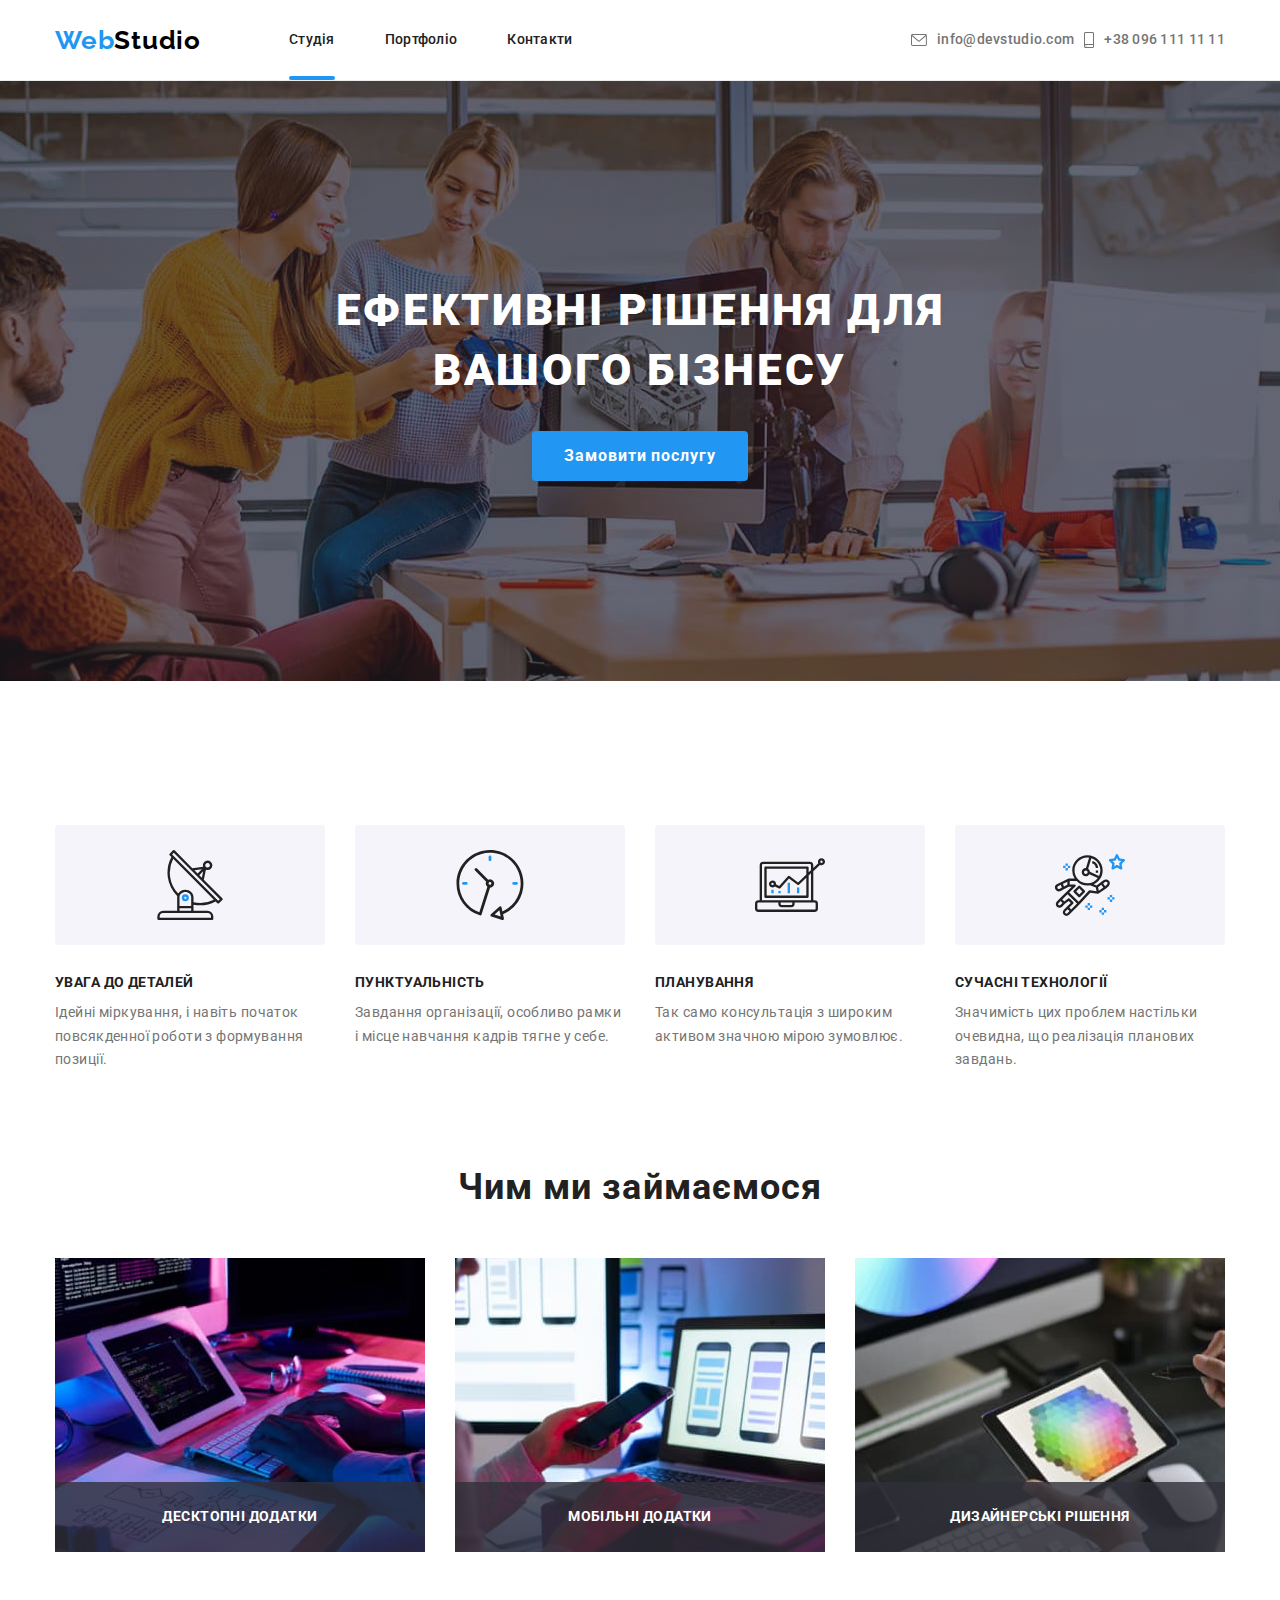
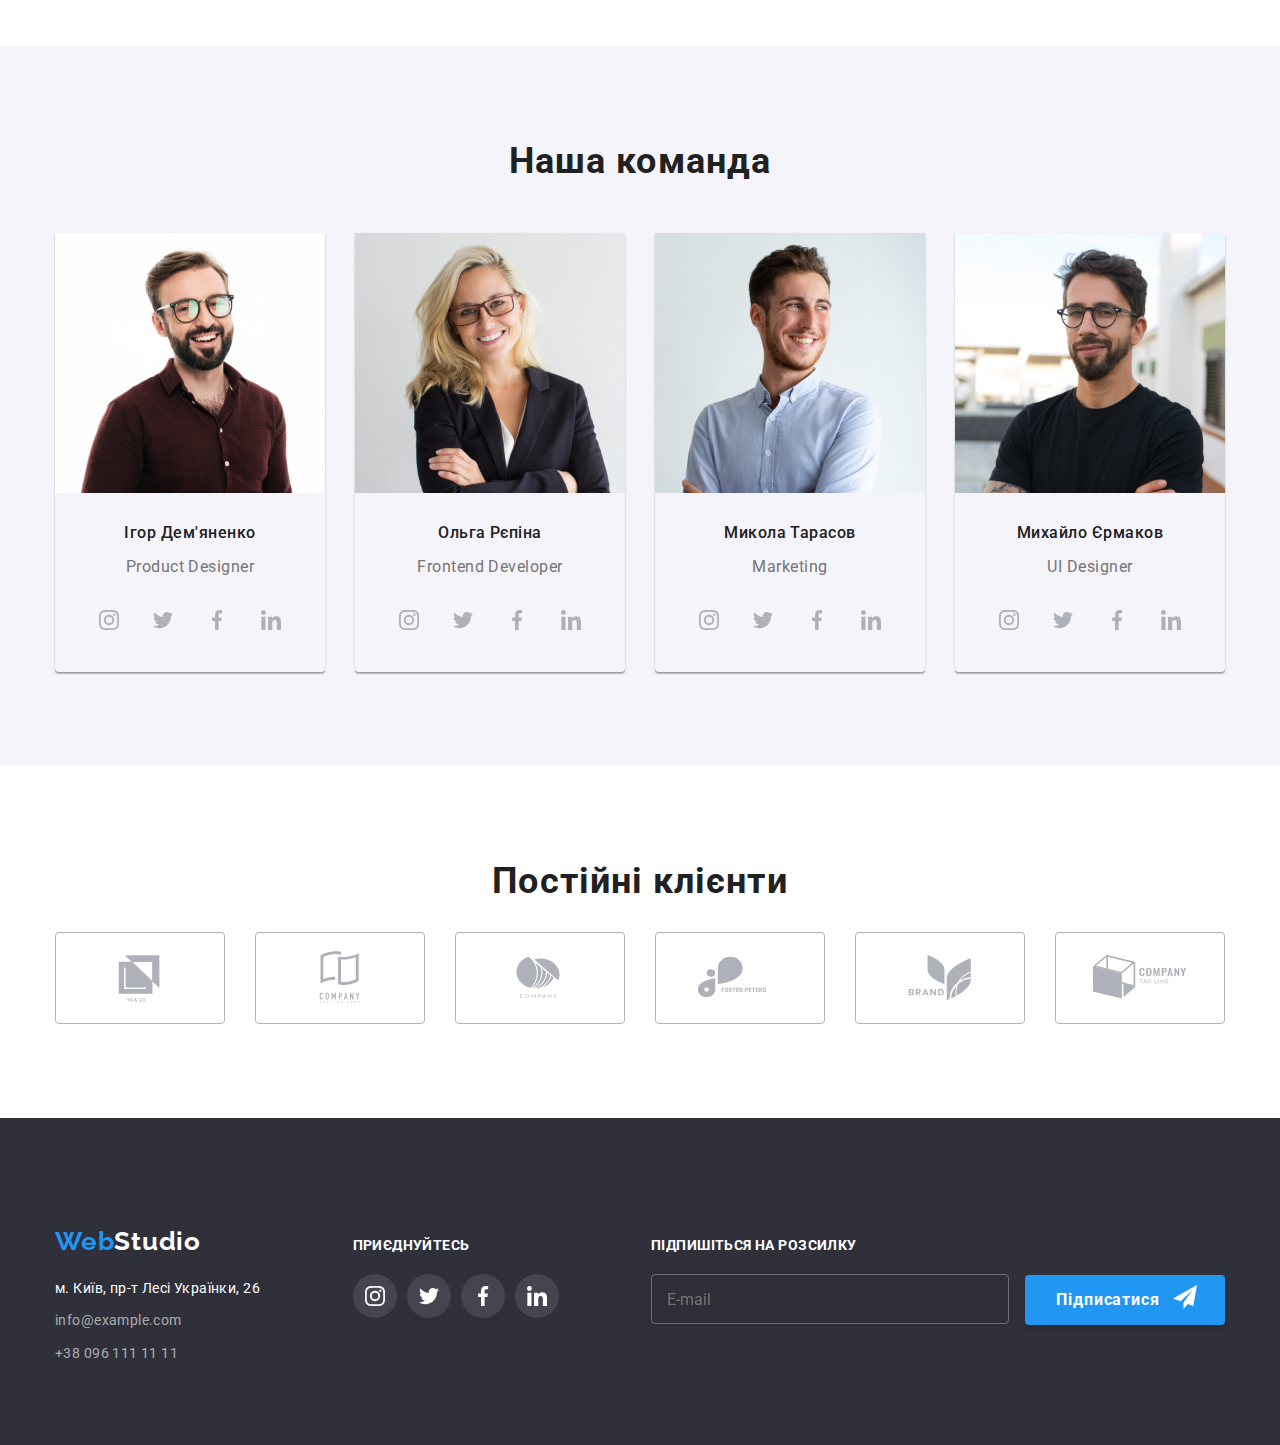
<file: index.html>
<!DOCTYPE html>
<html lang="ru">
  <head>
    <meta charset="UTF-8" />
    <meta http-equiv="X-UA-Compatible" content="IE=edge" />
    <meta name="viewport" content="width=device-width, initial-scale=1.0" />
    <title>Cтудия</title>
    <link rel="preconnect" href="https://fonts.googleapis.com" />
    <link rel="preconnect" href="https://fonts.gstatic.com" crossorigin />
    <link
      href="https://fonts.googleapis.com/css2?family=Raleway:wght@700&family=Roboto:wght@400;500;700;900&display=swap"
      rel="stylesheet"
    />
    <link
      rel="stylesheet"
      href="https://cdnjs.cloudflare.com/ajax/libs/modern-normalize/1.1.0/modern-normalize.min.css"
    />
    <link rel="stylesheet" href="./css/main.min.css" />
  </head>
  <body>
    <header class="header">
      <div class="container header-container">
        <a href="" lang="en" class="logo link"><span class="logo-accent">Web</span>Studio </a>
        <nav class="navigation">
          <ul class="navigation__list list">
            <li class="navigation__item">
              <a href="" class="navigation__link link current">Студія</a>
            </li>
            <li class="navigation__item">
              <a href="./portfolio.html" class="navigation__link link">Портфоліо</a>
            </li>
            <li class="navigation__item">
              <a href="" class="navigation__link link">Контакти</a>
            </li>
          </ul>
        </nav>
        <ul class="side list">
          <li class="side__item">
            <a href="mailto:info@devstudio.com" class="side__link link"
              ><svg class="side__icon" width="16" height="12">
                <use href="./images/icons.svg#icon-envelope"></use>
              </svg>
              info@devstudio.com</a
            >
          </li>
          <li class="side__item">
            <a href="tel:+380961111111" class="side__link link"
              ><svg class="side__icon" width="10" height="16">
                <use href="./images/icons.svg#icon-smartphone"></use>
              </svg>
              +38 096 111 11 11</a
            >
          </li>
        </ul>
        <!--Моб меню-->
        <button class="menu-open" type="button">
          <svg class="menu-icon" width="40" height="40">
            <use href="./images/icons.svg#icon-menu"></use>
          </svg>
        </button>
      </div>
      <div class="mob-menu is-hidden">
        <div class="container">
          <div class="mob-menu-top">
            <button class="menu-close" type="button">
              <svg class="menu-icon" width="40" height="40">
                <use href="./images/icons.svg#icon-closed"></use>
              </svg>
            </button>
            <nav class="mob-menu-nav">
              <ul class="mob-menu-list list">
                <li class="mob-menu-item">
                  <a href="" class="mob-menu-link link current">Студія</a>
                </li>
                <li class="mob-menu-item">
                  <a href="./portfolio.html" class="mob-menu-link link">Портфоліо</a>
                </li>
                <li class="mob-menu-item">
                  <a href="" class="mob-menu-link link">Контакти</a>
                </li>
              </ul>
            </nav>
          </div>
          <div class="mob-menu-bottom">
            <ul class="mob-connect list">
              <li class="mob-connect-tel">
                <a href="tel:+380961111111" class="mob-connect-link link"> +38 096 111 11 11</a>
              </li>
              <li class="mob-connect-mail">
                <a href="mailto:info@devstudio.com" class="mob-connect-link link">
                  info@devstudio.com</a
                >
              </li>
            </ul>
            <ul class="mob-soc-list list">
              <li class="mob-soc-item">
                <a href="" target="_blank" rel="noopener noreferrer nofollow">Instagram</a>
              </li>
              <li class="mob-soc-item">
                <a href="" target="_blank" rel="noopener noreferrer nofollow">Twitter</a>
              </li>
              <li class="mob-soc-item">
                <a href="" target="_blank" rel="noopener noreferrer nofollow">Facebook</a>
              </li>
              <li class="mob-soc-item">
                <a href="" target="_blank" rel="noopener noreferrer nofollow">LinkedIn</a>
              </li>
            </ul>
          </div>
        </div>
      </div>
    </header>
    <main>
      <section class="hero">
        <div class="container">
          <h1 class="hero-title">Ефективні рішення для вашого бізнесу</h1>
          <button type="button" class="hero-btn" data-modal-open>Замовити послугу</button>
        </div>
      </section>
      <!--особливості-->
      <section class="features">
        <div class="container">
          <h2 class="visually-hidden">Особливості</h2>
          <ul class="features__list list">
            <li class="features__item">
              <div class="features__icon-bg">
                <svg class="features__icon" width="70" height="70">
                  <use href="./images/icons.svg#icon-antenna"></use>
                </svg>
              </div>
              <h3 class="features__title">УВАГА ДО ДЕТАЛЕЙ</h3>
              <p class="features__desc">
                Ідейні міркування, і навіть початок повсякденної роботи з формування позиції.
              </p>
            </li>

            <li class="features__item">
              <div class="features__icon-bg">
                <svg class="features__icon" width="70" height="70">
                  <use href="./images/icons.svg#icon-clock"></use>
                </svg>
              </div>
              <h3 class="features__title">ПУНКТУАЛЬНІСТЬ</h3>
              <p class="features__desc">
                Завдання організації, особливо рамки і місце навчання кадрів тягне у себе.
              </p>
            </li>

            <li class="features__item">
              <div class="features__icon-bg">
                <svg class="features__icon" width="70" height="70">
                  <use href="./images/icons.svg#icon-diagram"></use>
                </svg>
              </div>
              <h3 class="features__title">ПЛАНУВАННЯ</h3>
              <p class="features__desc">
                Так само консультація з широким активом значною мірою зумовлює.
              </p>
            </li>

            <li class="features__item">
              <div class="features__icon-bg">
                <svg class="features__icon" width="70" height="70">
                  <use href="./images/icons.svg#icon-astronaut"></use>
                </svg>
              </div>
              <h3 class="features__title">СУЧАСНІ ТЕХНОЛОГІЇ</h3>
              <p class="features__desc">
                Значимість цих проблем настільки очевидна, що реалізація планових завдань.
              </p>
            </li>
          </ul>
        </div>
      </section>
      <!--чим ми займаємось-->
      <section class="doing">
        <div class="container">
          <h2 class="doing__title">Чим ми займаємося</h2>
          <ul class="doing__list list">
            <li class="doing__item">
              <div class="doing__top-wrap">
                <img
                  srcset="./images/box1.jpg 1x, ./images/box1-desktop-2x.jpeg 2x"
                  src="./images/box1.jpg"
                  alt="на клавиатуре набирают код перед планшетом"
                  width="370"
                  height="294"
                />
                <p class="doing__top-text">Десктопні додатки</p>
              </div>
            </li>
            <li class="doing__item">
              <div class="doing__top-wrap">
                <img
                  srcset="./images/box2.jpg 1x, ./images/box2-desktop-2x.jpeg 2x"
                  src="./images/box2.jpg"
                  alt="в левой руке смартфон, правая рука печатает на клавиатуре"
                  width="370"
                  height="294"
                />
                <p class="doing__top-text">Мобільні додатки</p>
              </div>
            </li>
            <li class="doing__item">
              <div class="doing__top-wrap">
                <img
                  srcset="./images/box3.jpg 1x, ./images/box3-desktop-2x.jpeg 2x"
                  src="./images/box3.jpg"
                  alt="цветовая схема в виде сот на планшете"
                  width="370"
                  height="294"
                />
                <p class="doing__top-text">Дизайнерські рішення</p>
              </div>
            </li>
          </ul>
        </div>
      </section>
      <!--наша команда-->
      <section class="team">
        <div class="container team__container">
          <h2 class="team__title">Наша команда</h2>
          <ul class="team__list list">
            <li class="team__item">
              <picture>
                <source
                  srcset="./images/igor.jpg 1x, ./images/img1-desktop-2x.jpeg 2x"
                  media="(min-width: 1200px)"
                />
                <source
                  srcset="./images/img1-tablet-1x.jpg 1x, ./images/img1-tablet-2x.jpeg 2x"
                  media="(min-width: 768px)"
                />
                <source
                  srcset="./images/img1-mobile-1x.jpg 1x, ./images/img1-mobile-2x.jpeg 2x"
                  media="(max-width: 767px)"
                />
                <img src="./images/igor.jpg" alt="Ігор Дем'яненко" />
              </picture>

              <div class="team__content">
                <h3 class="team__name">Ігор Дем'яненко</h3>
                <p lang="en" class="team__desc">Product Designer</p>
                <ul class="soc list">
                  <li class="soc__item">
                    <a href="" class="soc__link">
                      <svg class="soc__icon" width="20" height="20">
                        <use href="./images/icons.svg#icon-instagram"></use>
                      </svg>
                    </a>
                  </li>
                  <li class="soc__item">
                    <a href="" class="soc__link">
                      <svg class="soc-icon" width="20" height="20">
                        <use href="./images/icons.svg#icon-twitter"></use>
                      </svg>
                    </a>
                  </li>
                  <li class="soc__item">
                    <a href="" class="soc__link">
                      <svg class="soc__icon" width="20" height="20">
                        <use href="./images/icons.svg#icon-facebook"></use>
                      </svg>
                    </a>
                  </li>
                  <li class="soc__item">
                    <a href="" class="soc__link">
                      <svg class="soc__icon" width="20" height="20">
                        <use href="./images/icons.svg#icon-linkedin"></use>
                      </svg>
                    </a>
                  </li>
                </ul>
              </div>
            </li>

            <li class="team__item">
              <picture>
                <source
                  srcset="./images/olga.jpg 1x, ./images/img2-desktop-2x.jpeg 2x"
                  media="(min-width: 1200px)"
                />
                <source
                  srcset="./images/img2-tablet-1x.jpg 1x, ./images/img2-tablet-2x.jpeg 2x"
                  media="(min-width: 768px)"
                />
                <source
                  srcset="./images/img2-mobile-1x.jpg 1x, ./images/img2-mobile-2x.jpeg 2x"
                  media="(max-width: 767px)"
                />
                <img src="./images/olga.jpg" alt="Ольга Рєпіна" />
              </picture>

              <div class="team__content">
                <h3 class="team__name">Ольга Рєпіна</h3>
                <p lang="en" class="team__desc">Frontend Developer</p>
                <ul class="soc list">
                  <li class="soc__item">
                    <a href="" class="soc__link">
                      <svg class="soc__icon" width="20" height="20">
                        <use href="./images/icons.svg#icon-instagram"></use>
                      </svg>
                    </a>
                  </li>
                  <li class="soc__item">
                    <a href="" class="soc__link">
                      <svg class="soc__icon" width="20" height="20">
                        <use href="./images/icons.svg#icon-twitter"></use>
                      </svg>
                    </a>
                  </li>
                  <li class="soc__item">
                    <a href="" class="soc__link">
                      <svg class="soc__icon" width="20" height="20">
                        <use href="./images/icons.svg#icon-facebook"></use>
                      </svg>
                    </a>
                  </li>
                  <li class="soc__item">
                    <a href="" class="soc__link">
                      <svg class="soc__icon" width="20" height="20">
                        <use href="./images/icons.svg#icon-linkedin"></use>
                      </svg>
                    </a>
                  </li>
                </ul>
              </div>
            </li>

            <li class="team__item">
              <picture>
                <source
                  srcset="./images/nikolay.jpg 1x, ./images/img3-desktop-2x.jpeg 2x"
                  media="(min-width: 1200px)"
                />
                <source
                  srcset="./images/img3-tablet-1x.jpg 1x, ./images/img3-tablet-2x.jpeg 2x"
                  media="(min-width: 768px)"
                />
                <source
                  srcset="./images/img3-mobile-1x.jpg 1x, ./images/img3-mobile-2x.jpeg 2x"
                  media="(max-width: 767px)"
                />
                <img src="./images/nikolay.jpg" alt="Микола Тарасов" />
              </picture>

              <div class="team__content">
                <h3 class="team__name">Микола Тарасов</h3>
                <p lang="en" class="team__desc">Marketing</p>
                <ul class="soc list">
                  <li class="soc__item">
                    <a href="" class="soc__link">
                      <svg class="soc__icon" width="20" height="20">
                        <use href="./images/icons.svg#icon-instagram"></use>
                      </svg>
                    </a>
                  </li>
                  <li class="soc__item">
                    <a href="" class="soc__link">
                      <svg class="soc__icon" width="20" height="20">
                        <use href="./images/icons.svg#icon-twitter"></use>
                      </svg>
                    </a>
                  </li>
                  <li class="soc__item">
                    <a href="" class="soc__link">
                      <svg class="soc__icon" width="20" height="20">
                        <use href="./images/icons.svg#icon-facebook"></use>
                      </svg>
                    </a>
                  </li>
                  <li class="soc__item">
                    <a href="" class="soc__link">
                      <svg class="soc__icon" width="20" height="20">
                        <use href="./images/icons.svg#icon-linkedin"></use>
                      </svg>
                    </a>
                  </li>
                </ul>
              </div>
            </li>

            <li class="team__item">
              <picture>
                <source
                  srcset="./images/mikhael.jpg 1x, ./images/img4-desktop-2x.jpeg 2x"
                  media="(min-width: 1200px)"
                />
                <source
                  srcset="./images/img4-tablet-1x.jpg 1x, ./images/img4-tablet-2x.jpeg 2x"
                  media="(min-width: 768px)"
                />
                <source
                  srcset="./images/img4-mobile-1x.jpg 1x, ./images/img4-mobile-2x.jpeg 2x"
                  media="(max-width: 767px)"
                />
                <img src="./images/mikhael.jpg" alt="Михайло Єрмаков" />
              </picture>

              <div class="team__content">
                <h3 class="team__name">Михайло Єрмаков</h3>
                <p lang="en" class="team__desc">UI Designer</p>
                <ul class="soc list">
                  <li class="soc__item">
                    <a href="" class="soc__link">
                      <svg class="soc__icon" width="20" height="20">
                        <use href="./images/icons.svg#icon-instagram"></use>
                      </svg>
                    </a>
                  </li>
                  <li class="soc__item">
                    <a href="" class="soc__link">
                      <svg class="soc__icon" width="20" height="20">
                        <use href="./images/icons.svg#icon-twitter"></use>
                      </svg>
                    </a>
                  </li>
                  <li class="soc__item">
                    <a href="" class="soc__link">
                      <svg class="soc__icon" width="20" height="20">
                        <use href="./images/icons.svg#icon-facebook"></use>
                      </svg>
                    </a>
                  </li>
                  <li class="soc__item">
                    <a href="" class="soc__link">
                      <svg class="soc__icon" width="20" height="20">
                        <use href="./images/icons.svg#icon-linkedin"></use>
                      </svg>
                    </a>
                  </li>
                </ul>
              </div>
            </li>
          </ul>
        </div>
      </section>
      <section class="clients">
        <div class="container">
          <h2 class="clients__title">Постійні клієнти</h2>
          <ul class="clients__list list">
            <li class="clients__item">
              <a href="" class="clients__link link">
                <svg class="clients__icon" width="106" height="60">
                  <use href="./images/icons.svg#icon-logo1"></use>
                </svg>
              </a>
            </li>

            <li class="clients__item item">
              <a href="" class="clients__link">
                <svg class="clients__icon" width="106" height="60">
                  <use href="./images/icons.svg#icon-logo2"></use>
                </svg>
              </a>
            </li>

            <li class="clients__item item">
              <a href="" class="clients__link">
                <svg class="clients__icon" width="106" height="60">
                  <use href="./images/icons.svg#icon-logo3"></use>
                </svg>
              </a>
            </li>

            <li class="clients__item item">
              <a href="" class="clients__link">
                <svg class="clients-icon" width="106" height="60">
                  <use href="./images/icons.svg#icon-logo4"></use>
                </svg>
              </a>
            </li>
            <li class="clients__item item">
              <a href="" class="clients__link">
                <svg class="clients__icon" width="106" height="60">
                  <use href="./images/icons.svg#icon-logo5"></use>
                </svg>
              </a>
            </li>
            <li class="clients__item item">
              <a href="" class="clients__link">
                <svg class="clients__icon" width="106" height="60">
                  <use href="./images/icons.svg#icon-logo6"></use>
                </svg>
              </a>
            </li>
          </ul>
        </div>
      </section>
    </main>
    <footer class="basement">
      <div class="container basement-container">
        <div class="contacts">
          <a href="" lang="en" class="logo-bs link"><span class="logo-accent">Web</span>Studio</a>
          <address>
            <p class="add">м. Київ, пр-т Лесі Українки, 26</p>
            <ul class="basement-list list">
              <li class="basement-item">
                <a href="mailto:info@example.com" class="basement-link link">info@example.com</a>
              </li>
              <li class="basement-item">
                <a href="tel:+380961111111" class="basement-link link">+38 096 111 11 11</a>
              </li>
            </ul>
          </address>
        </div>

        <div class="join">
          <p class="join-title">Приєднуйтесь</p>
          <ul class="join-list list">
            <li class="join-item">
              <a href="" class="join-link">
                <svg class="join-icon" width="20" height="20">
                  <use href="./images/icons.svg#icon-instagram"></use>
                </svg>
              </a>
            </li>

            <li class="join-item">
              <a href="" class="join-link">
                <svg class="join-icon" width="20" height="20">
                  <use href="./images/icons.svg#icon-twitter"></use>
                </svg>
              </a>
            </li>

            <li class="join-item">
              <a href="" class="join-link">
                <svg class="join-icon" width="20" height="20">
                  <use href="./images/icons.svg#icon-facebook"></use>
                </svg>
              </a>
            </li>

            <li class="join-item">
              <a href="" class="join-link">
                <svg class="join-icon" width="20" height="20">
                  <use href="./images/icons.svg#icon-linkedin"></use>
                </svg>
              </a>
            </li>
          </ul>
        </div>

        <div class="sub-field">
          <h2 class="sub-title">Підпишіться на розсилку</h2>
          <div class="subscrip-field">
            <form class="subscrip">
              <input class="subscrip-email" type="email" name="mail" placeholder="E-mail" />

              <button type="submit" class="sub-btn">
                Підписатися
                <svg class="sub-icon" width="24" height="24">
                  <use href="./images/icons.svg#icon-send"></use>
                </svg>
              </button>
            </form>
          </div>
        </div>
      </div>
    </footer>
    <!--Бекдроп і модальне вікно-->
    <div class="backdrop is-hidden" data-modal>
      <div class="modal">
        <button type="button" class="modal-btn" data-modal-close>
          <svg class="icon-close" width="18" height="18">
            <use href="./images/icons.svg#icon-close"></use>
          </svg>
        </button>
        <p class="modal-title">Залиште свої дані, ми вам передзвонимо</p>
        <form class="modal-form">
          <label for="name" class="modal-label">Ім'я</label>
          <div class="modal-field">
            <input type="text" name="name" id="name" class="modal-input" />
            <svg class="modal-icon" width="18" height="18">
              <use href="./images/icons.svg#icon-person"></use>
            </svg>
          </div>

          <label for="tel" class="modal-label">Телефон</label>
          <div class="modal-field">
            <input type="tel" name="tel" id="tel" class="modal-input" />
            <svg class="modal-icon" width="18" height="18">
              <use href="./images/icons.svg#icon-phone"></use>
            </svg>
          </div>

          <label for="mail" class="modal-label">Пошта</label>
          <div class="modal-field">
            <input type="email" name="mail" id="mail" class="modal-input" />
            <svg class="modal-icon" width="18" height="18">
              <use href="./images/icons.svg#icon-email"></use>
            </svg>
          </div>

          <div class="modal-comment">
            <label for="comment" class="modal-label">Коментар</label>
            <textarea
              name="comment"
              id="comment"
              class="modal-text"
              placeholder="Введіть текст"
            ></textarea>
          </div>

          <!--Чекбокс-->
          <div class="chekbox-field">
            <input
              type="checkbox"
              name="checkbox"
              id="checkbox"
              class="checkbox-input visually-hidden"
              value="true"
            />
            <label for="checkbox" class="checkbox-label">
              <span
                ><svg class="checkbox-icon" width="11" height="8">
                  <use href="./images/icons.svg#icon-check"></use>
                </svg>
              </span>
              Погоджуюся з розсилкою та приймаю &nbsp;
              <a href="" class="checkbox-link">Умови договору</a>
            </label>
          </div>

          <button type="submit" class="btn-send">Відправити</button>
        </form>
      </div>
    </div>
    <script src="./js/modal.js"></script>
    <script src="./js/menu.js"></script>
  </body>
</html>
</file>
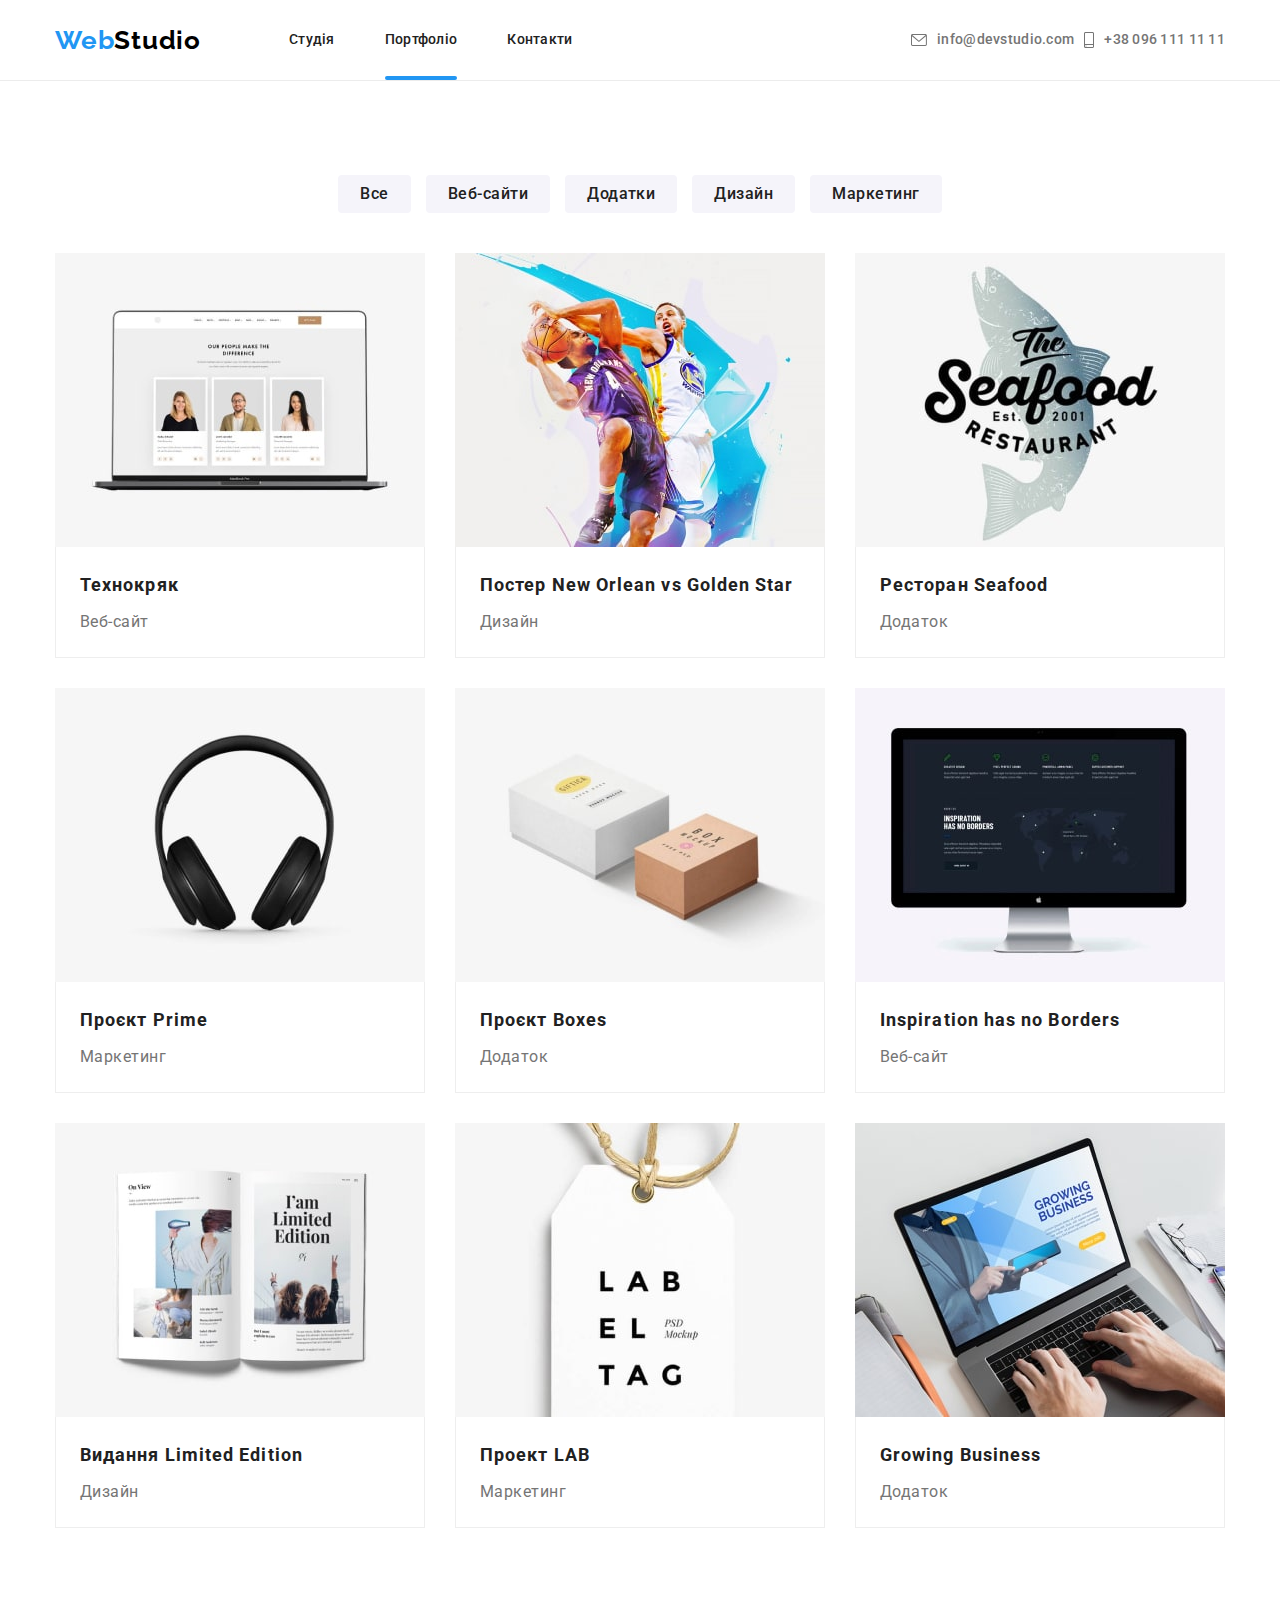
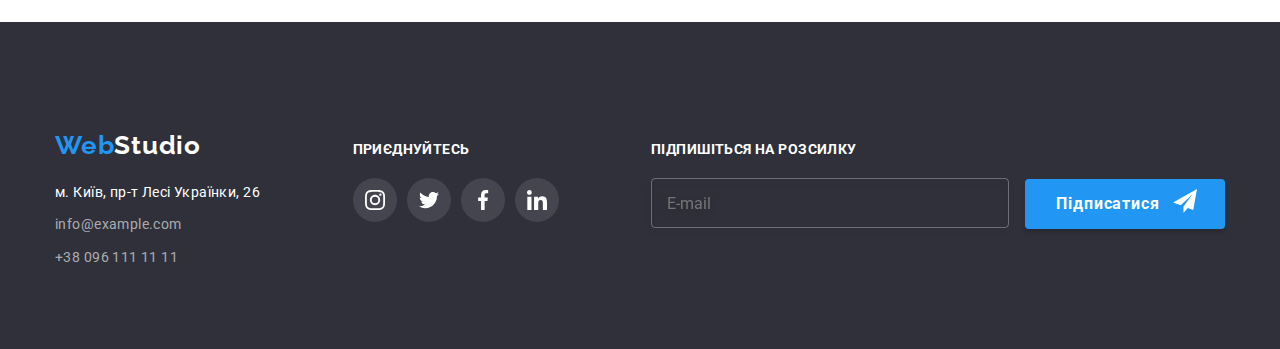
<file: portfolio.html>
<!DOCTYPE html>
<html lang="ru">
  <head>
    <meta charset="UTF-8" />
    <meta http-equiv="X-UA-Compatible" content="IE=edge" />
    <meta name="viewport" content="width=device-width, initial-scale=1.0" />
    <title>Портфолио</title>
    <link rel="preconnect" href="https://fonts.googleapis.com" />
    <link rel="preconnect" href="https://fonts.gstatic.com" crossorigin />
    <link
      href="https://fonts.googleapis.com/css2?family=Raleway:wght@700&family=Roboto:wght@400;500;700;900&display=swap"
      rel="stylesheet"
    />
    <link
      rel="stylesheet"
      href="https://cdnjs.cloudflare.com/ajax/libs/modern-normalize/1.1.0/modern-normalize.min.css"
    />
    <link rel="stylesheet" href="./css/main.min.css" />
  </head>
  <body>
    <header class="header">
      <div class="container header-container">
        <a href="" lang="en" class="logo link"><span class="logo-accent">Web</span>Studio </a>
        <nav class="navigation">
          <ul class="navigation__list list">
            <li class="navigation__item">
              <a href="./index.html" class="navigation__link link">Студія</a>
            </li>
            <li class="navigation__item">
              <a href="./portfolio.html" class="navigation__link link current">Портфоліо</a>
            </li>
            <li class="navigation__item">
              <a href="" class="navigation__link link">Контакти</a>
            </li>
          </ul>
        </nav>
        <ul class="side list">
          <li class="side__item">
            <a href="mailto:info@devstudio.com" class="side__link link"
              ><svg class="side__icon" width="16" height="12">
                <use href="./images/icons.svg#icon-envelope"></use>
              </svg>
              info@devstudio.com</a
            >
          </li>
          <li class="side__item">
            <a href="tel:+380961111111" class="side__link link"
              ><svg class="side__icon" width="10" height="16">
                <use href="./images/icons.svg#icon-smartphone"></use>
              </svg>
              +38 096 111 11 11</a
            >
          </li>
        </ul>
      </div>
      <!--Моб меню-->
        <button class="menu-open" type="button">
          <svg class="menu-icon" width="40" height="40">
            <use href="./images/icons.svg#icon-menu"></use>
          </svg>
        </button>
      </div>
      <div class="mob-menu is-hidden">
        <div class="container">
          <div class="mob-menu-top">
            <button class="menu-close" type="button">
              <svg class="menu-icon" width="40" height="40">
                <use href="./images/icons.svg#icon-closed"></use>
              </svg>
            </button>
            <nav class="mob-menu-nav">
              <ul class="mob-menu-list list">
                <li class="mob-menu-item">
                  <a href="./index.html" class="mob-menu-link link ">Студія</a>
                </li>
                <li class="mob-menu-item">
                  <a href="" class="mob-menu-link link current">Портфоліо</a>
                </li>
                <li class="mob-menu-item">
                  <a href="" class="mob-menu-link link">Контакти</a>
                </li>
              </ul>
            </nav>
          </div>
          <div class="mob-menu-bottom">
            <ul class="mob-connect list">
              <li class="mob-connect-tel">
                <a href="tel:+380961111111" class="mob-connect-link link"> +38 096 111 11 11</a>
              </li>
              <li class="mob-connect-mail">
                <a href="mailto:info@devstudio.com" class="mob-connect-link link">
                  info@devstudio.com</a
                >
              </li>
            </ul>
            <ul class="mob-soc-list list">
              <li class="mob-soc-item">
                <a href="" target="_blank" rel="noopener noreferrer nofollow">Instagram</a>
              </li>
              <li class="mob-soc-item">
                <a href="" target="_blank" rel="noopener noreferrer nofollow">Twitter</a>
              </li>
              <li class="mob-soc-item">
                <a href="" target="_blank" rel="noopener noreferrer nofollow">Facebook</a>
              </li>
              <li class="mob-soc-item">
                <a href="" target="_blank" rel="noopener noreferrer nofollow">LinkedIn</a>
              </li>
            </ul>
          </div>
        </div>
      </div>
    </header>
    <main>
      <section class="project">
        <div class="container">
          <h2 class="visually-hidden">Кнопки</h2>
          <ul class="btn-list list">
            <li><button type="button" class="btn-style">Все</button></li>
            <li><button type="button" class="btn-style">Веб-сайти</button></li>
            <li><button type="button" class="btn-style">Додатки</button></li>
            <li><button type="button" class="btn-style">Дизайн</button></li>
            <li><button type="button" class="btn-style">Маркетинг</button></li>
          </ul>
          <h2 class="visually-hidden">Проекти</h2>
          <ul class="project-list list">
            <li class="project-item">
              <a href="" class="project-link link">
                <div class="project-top-wrap">
                  <picture>
                    <source
                      srcset="./images/1.jpg 1x, ./images/project1-desktop-2x.jpeg 2x"
                      media="(min-width: 1200px)"
                    />
                    <source
                      srcset="
                        ./images/project1-tablet-1x.jpg  1x,
                        ./images/project1-tablet-2x.jpeg 2x
                      "
                      media="(min-width: 768px)"
                    />
                    <source
                      srcset="
                        ./images/project1-mobile-1x.jpg  1x,
                        ./images/project1-mobile-2x.jpeg 2x
                      "
                      media="(max-width: 767px)"
                    />
                    <img src="./images/1.jpg" alt="Ноут и там 3 фото" />
                  </picture>

                  <p class="project-top-text">
                    Ресурс пропонує комплексні пропозиції з різним рівнем функціоналу та сервісів.
                    Все це дозволить відвідувачу отримати вичерпні відомості про компанію чи
                    приватну особу.
                  </p>
                </div>
                <div class="project-content">
                  <h3 class="project-title">Технокряк</h3>
                  <p class="project-text">Веб-сайт</p>
                </div>
              </a>
            </li>

            <li class="project-item">
              <a href="" class="project-link link">
                <div class="project-top-wrap">
                  <picture>
                    <source
                      srcset="./images/2.jpg 1x, ./images/project2-desktop-2x.jpeg 2x"
                      media="(min-width: 1200px)"
                    />
                    <source
                      srcset="
                        ./images/project2-tablet-1x.jpg  1x,
                        ./images/project2-tablet-2x.jpeg 2x
                      "
                      media="(min-width: 768px)"
                    />
                    <source
                      srcset="
                        ./images/project2-mobile-1x.jpg  1x,
                        ./images/project2-mobile-2x.jpeg 2x
                      "
                      media="(max-width: 767px)"
                    />
                    <img src="./images/2.jpg" alt="Баскетболисты" width="370" height="294" />
                  </picture>

                  <p class="project-top-text">
                    Ресурс пропонує комплексні пропозиції з різним рівнем функціоналу та сервісів.
                    Все це дозволить відвідувачу отримати вичерпні відомості про компанію чи
                    приватну особу.
                  </p>
                </div>
                <div class="project-content">
                  <h3 class="project-title">
                    Постер <span lang="en">New Orlean vs Golden Star</span>
                  </h3>
                  <p class="project-text list">Дизайн</p>
                </div>
              </a>
            </li>

            <li class="project-item">
              <a href="" class="project-link link"
                ><div class="project-top-wrap">
                  <picture>
                    <source
                      srcset="./images/3.jpg 1x, ./images/project3-desktop-2x.jpeg 2x"
                      media="(min-width: 1200px)"
                    />
                    <source
                      srcset="
                        ./images/project3-tablet-1x.jpg  1x,
                        ./images/project3-tablet-2x.jpeg 2x
                      "
                      media="(min-width: 768px)"
                    />
                    <source
                      srcset="
                        ./images/project3-mobile-1x.jpg  1x,
                        ./images/project3-mobile-2x.jpeg 2x
                      "
                      media="(max-width: 767px)"
                    />
                    <img src="./images/3.jpg" alt="Ресторан Seafood" />
                  </picture>

                  <p class="project-top-text">
                    Ресурс пропонує комплексні пропозиції з різним рівнем функціоналу та сервісів.
                    Все це дозволить відвідувачу отримати вичерпні відомості про компанію чи
                    приватну особу.
                  </p>
                </div>
                <div class="project-content">
                  <h3 class="project-title">Ресторан <span lang="en">Seafood</span></h3>
                  <p class="project-text">Додаток</p>
                </div>
              </a>
            </li>

            <li class="project-item">
              <a href="" class="project-link link"
                ><div class="project-top-wrap">
                  <picture>
                    <source
                      srcset="./images/4.jpg 1x, ./images/project4-desktop-2x.jpeg 2x"
                      media="(min-width: 1200px)"
                    />
                    <source
                      srcset="
                        ./images/project4-tablet-1x.jpg  1x,
                        ./images/project4-tablet-2x.jpeg 2x
                      "
                      media="(min-width: 768px)"
                    />
                    <source
                      srcset="
                        ./images/project4-mobile-1x.jpg  1x,
                        ./images/project4-mobile-2x.jpeg 2x
                      "
                      media="(max-width: 767px)"
                    />
                    <img src="./images/4.jpg" alt="Наушники" />
                  </picture>

                  <p class="project-top-text">
                    Ресурс пропонує комплексні пропозиції з різним рівнем функціоналу та сервісів.
                    Все це дозволить відвідувачу отримати вичерпні відомості про компанію чи
                    приватну особу.
                  </p>
                </div>
                <div class="project-content">
                  <h3 class="project-title">Проєкт <span lang="en">Prime</span></h3>
                  <p class="project-text">Маркетинг</p>
                </div>
              </a>
            </li>

            <li class="project-item">
              <a href="" class="project-link link"
                ><div class="project-top-wrap">
                  <picture>
                    <source
                      srcset="./images/5.jpg 1x, ./images/project5-desktop-2x.jpeg 2x"
                      media="(min-width: 1200px)"
                    />
                    <source
                      srcset="
                        ./images/project5-tablet-1x.jpg  1x,
                        ./images/project5-tablet-2x.jpeg 2x
                      "
                      media="(min-width: 768px)"
                    />
                    <source
                      srcset="
                        ./images/project5-mobile-1x.jpg  1x,
                        ./images/project5-mobile-2x.jpeg 2x
                      "
                      media="(max-width: 767px)"
                    />
                    <img src="./images/5.jpg" alt="Две коробки" />
                  </picture>

                  <p class="project-top-text">
                    Ресурс пропонує комплексні пропозиції з різним рівнем функціоналу та сервісів.
                    Все це дозволить відвідувачу отримати вичерпні відомості про компанію чи
                    приватну особу.
                  </p>
                </div>
                <div class="project-content">
                  <h3 class="project-title">Проєкт <span lang="en">Boxes</span></h3>
                  <p class="project-text">Додаток</p>
                </div>
              </a>
            </li>

            <li class="project-item">
              <a href="" class="project-link link"
                ><div class="project-top-wrap">
                  <picture>
                    <source
                      srcset="./images/6.jpg 1x, ./images/project6-desktop-2x.jpeg 2x"
                      media="(min-width: 1200px)"
                    />
                    <source
                      srcset="
                        ./images/project6-tablet-1x.jpg  1x,
                        ./images/project6-tablet-2x.jpeg 2x
                      "
                      media="(min-width: 768px)"
                    />
                    <source
                      srcset="
                        ./images/project6-mobile-1x.jpg  1x,
                        ./images/project6-mobile-2x.jpeg 2x
                      "
                      media="(max-width: 767px)"
                    />
                    <img src="./images/6.jpg" alt="Монитор компьютера" />
                  </picture>

                  <p class="project-top-text">
                    Ресурс пропонує комплексні пропозиції з різним рівнем функціоналу та сервісів.
                    Все це дозволить відвідувачу отримати вичерпні відомості про компанію чи
                    приватну особу.
                  </p>
                </div>
                <div class="project-content">
                  <h3 lang="en" class="project-title">Inspiration has no Borders</h3>
                  <p class="project-text">Веб-сайт</p>
                </div>
              </a>
            </li>

            <li class="project-item">
              <a href="" class="project-link link"
                ><div class="project-top-wrap">
                  <picture>
                    <source
                      srcset="./images/7.jpg 1x, ./images/project7-desktop-2x.jpeg 2x"
                      media="(min-width: 1200px)"
                    />
                    <source
                      srcset="
                        ./images/project7-tablet-1x.jpg  1x,
                        ./images/project7-tablet-2x.jpeg 2x
                      "
                      media="(min-width: 768px)"
                    />
                    <source
                      srcset="
                        ./images/project7-mobile-1x.jpg  1x,
                        ./images/project7-mobile-2x.jpeg 2x
                      "
                      media="(max-width: 767px)"
                    />
                    <img src="./images/7.jpg" alt="Раскрытый журнал" />
                  </picture>

                  <p class="project-top-text">
                    Ресурс пропонує комплексні пропозиції з різним рівнем функціоналу та сервісів.
                    Все це дозволить відвідувачу отримати вичерпні відомості про компанію чи
                    приватну особу.
                  </p>
                </div>
                <div class="project-content">
                  <h3 class="project-title">Видання <span lang="en">Limited Edition</span></h3>
                  <p class="project-text">Дизайн</p>
                </div>
              </a>
            </li>

            <li class="project-item">
              <a href="" class="project-link link"
                ><div class="project-top-wrap">
                  <picture>
                    <source
                      srcset="./images/8.jpg 1x, ./images/project8-desktop-2x.jpeg 2x"
                      media="(min-width: 1200px)"
                    />
                    <source
                      srcset="
                        ./images/project8-tablet-1x.jpg  1x,
                        ./images/project8-tablet-2x.jpeg 2x
                      "
                      media="(min-width: 768px)"
                    />
                    <source
                      srcset="
                        ./images/project8-mobile-1x.jpg  1x,
                        ./images/project8-mobile-2x.jpeg 2x
                      "
                      media="(max-width: 767px)"
                    />
                    <img src="./images/8.jpg" alt="Етикетка" />
                  </picture>

                  <p class="project-top-text">
                    Ресурс пропонує комплексні пропозиції з різним рівнем функціоналу та сервісів.
                    Все це дозволить відвідувачу отримати вичерпні відомості про компанію чи
                    приватну особу.
                  </p>
                </div>
                <div class="project-content">
                  <h3 class="project-title">Проект LAB</h3>
                  <p class="project-text">Маркетинг</p>
                </div>
              </a>
            </li>

            <li class="project-item">
              <a href="" class="project-link link"
                ><div class="project-top-wrap">
                  <picture>
                    <source
                      srcset="./images/9.jpg 1x, ./images/project9-desktop-2x.jpeg 2x"
                      media="(min-width: 1200px)"
                    />
                    <source
                      srcset="
                        ./images/project9-tablet-1x.jpg  1x,
                        ./images/project9-tablet-2x.jpeg 2x
                      "
                      media="(min-width: 768px)"
                    />
                    <source
                      srcset="
                        ./images/project9-mobile-1x.jpg  1x,
                        ./images/project9-mobile-2x.jpeg 2x
                      "
                      media="(max-width: 767px)"
                    />
                    <img src="./images/9.jpg" alt="Ноутбук" width="370" height="294" />
                  </picture>

                  <p class="project-top-text">
                    Ресурс пропонує комплексні пропозиції з різним рівнем функціоналу та сервісів.
                    Все це дозволить відвідувачу отримати вичерпні відомості про компанію чи
                    приватну особу.
                  </p>
                </div>
                <div class="project-content">
                  <h3 class="project-title">Growing Business</h3>
                  <p class="project-text">Додаток</p>
                </div>
              </a>
            </li>
          </ul>
        </div>
      </section>
    </main>
    <footer class="basement">
      <div class="container basement-container">
        <div class="contacts">
          <a href="" lang="en" class="logo-bs link"><span class="logo-accent">Web</span>Studio</a>
          <address>
            <p class="add">м. Київ, пр-т Лесі Українки, 26</p>
            <ul class="basement-list list">
              <li class="basement-item">
                <a href="mailto:info@example.com" class="basement-link link">info@example.com</a>
              </li>
              <li class="basement-item">
                <a href="tel:+380961111111" class="basement-link link">+38 096 111 11 11</a>
              </li>
            </ul>
          </address>
        </div>
        <div class="join">
          <p class="join-title">Приєднуйтесь</p>
          <ul class="join-list list">
            <li class="join-item">
              <a href="" class="join-link">
                <svg class="join-icon" width="20" height="20">
                  <use href="./images/icons.svg#icon-instagram"></use>
                </svg>
              </a>
            </li>

            <li class="join-item">
              <a href="" class="join-link">
                <svg class="join-icon" width="20" height="20">
                  <use href="./images/icons.svg#icon-twitter"></use>
                </svg>
              </a>
            </li>

            <li class="join-item">
              <a href="" class="join-link">
                <svg class="join-icon" width="20" height="20">
                  <use href="./images/icons.svg#icon-facebook"></use>
                </svg>
              </a>
            </li>

            <li class="join-item">
              <a href="" class="join-link">
                <svg class="join-icon" width="20" height="20">
                  <use href="./images/icons.svg#icon-linkedin"></use>
                </svg>
              </a>
            </li>
          </ul>
        </div>
        <div class="sub-field">
          <h2 class="sub-title">Підпишіться на розсилку</h2>
          <form class="subscrip">
            <input type="email" name="mail" placeholder="E-mail" />

            <button type="submit" class="sub-btn">
              Підписатися
              <svg class="sub-icon" width="24" height="24">
                <use href="./images/icons.svg#icon-send"></use>
              </svg>
            </button>
          </form>
        </div>
      </div>
    </footer>
    <script src="./js/menu.js"></script>
  </body>
</html>
</file>
<file: css/main.min.css>
:root{--head-text-color: #212121;--main-text-color: #757575;--accent-color: #2196F3;--background-color: #2F303A;--main-light-color: #FFFFFF;--btn-text-color: #FFF;--btn-bg-color: #2196F3;--btn-second-color: #212121;--btn-second-bgc: #F5F4FA;--icon-color: #AFB1B8}.visually-hidden{position:absolute;width:1px;height:1px;margin:-1px;border:0;padding:0;white-space:nowrap;-webkit-clip-path:inset(100%);clip-path:inset(100%);clip:rect(0 0 0 0);overflow:hidden}h1,h2,h3,h4,h5,h6,p{margin:0}ul,ol{margin:0;padding-left:0}img{display:block;max-width:100%;height:auto;width:100%}a{color:currentColor}button{cursor:pointer}.current{color:var(--accent-color)}.list{list-style:none}.link{text-decoration:none}body{font-family:Roboto,sans-serif;background-color:var(--main-light-color);color:var(--main-text-color)}.project{padding-top:94px;padding-bottom:94px}.container{width:100%;margin-left:auto;margin-right:auto;padding-right:15px;padding-left:15px}@media screen and (min-width: 480px){.container{max-width:480px}}@media screen and (min-width: 768px){.container{max-width:768px}}@media screen and (min-width: 1200px){.container{max-width:1200px}}.backdrop{position:fixed;top:0;left:0;width:100%;height:100%;background-color:rgba(0,0,0,.2);transition:opacity 250ms cubic-bezier(0.4, 0, 0.2, 1),visibility 250ms cubic-bezier(0.4, 0, 0.2, 1)}.backdrop.is-hidden{opacity:0;visibility:hidden;pointer-events:none}.modal{position:absolute;top:50%;left:50%;transform:translate(-50%, -50%) scale(1);transition:transform 250ms cubic-bezier(0.4, 0, 0.2, 1);padding:40px;border-radius:4px;background-color:#fff;box-shadow:0px 1px 3px rgba(0,0,0,.12),0px 1px 1px rgba(0,0,0,.14),0px 2px 1px rgba(0,0,0,.2)}.backdrop.is-hidden .modal{transform:translate(-50%, -50%) scale(0)}@media screen and (max-width: 1199px){.modal{width:450px;height:609px}}@media screen and (min-width: 1200px){.modal{width:528px;height:581px}}.modal-title{font-weight:700;font-size:20px;text-align:center;letter-spacing:.03em;color:var(--head-text-color)}@media screen and (max-width: 1199px){.modal-title{line-height:1.5}}@media screen and (min-width: 1200px){.modal-title{line-height:1.15}}.modal-field{position:relative;margin-bottom:10px}.modal-label{margin-bottom:4px;font-size:12px;line-height:1.17;letter-spacing:.01em}.modal-form{margin-top:12px}.modal-input{width:100%;height:40px;padding-left:42px;border-width:1px;border-style:solid;border-color:rgba(33,33,33,.2);-o-border-image:initial;border-image:initial;border-radius:4px;outline:none;transition:border-color 250ms cubic-bezier(0.4, 0, 0.2, 1)}.modal-input:focus{border-color:var(--accent-color)}.modal-icon{position:absolute;top:50%;left:12px;transform:translateY(-50%);transition:fill 250ms cubic-bezier(0.4, 0, 0.2, 1)}.modal-input:focus+.modal-icon{fill:var(--accent-color)}.modal-text{width:100%;height:120px;padding:12px 16px;border:1px solid rgba(33,33,33,.2);border-radius:4px;outline:none;resize:none}.modal-text:focus{border-color:var(--accent-color)}.modal-text::-moz-placeholder{font-weight:400;font-size:12px;line-height:1.17;letter-spacing:.01em;color:rgba(117,117,117,.5)}.modal-text:-ms-input-placeholder{font-weight:400;font-size:12px;line-height:1.17;letter-spacing:.01em;color:rgba(117,117,117,.5)}.modal-text::placeholder{font-weight:400;font-size:12px;line-height:1.17;letter-spacing:.01em;color:rgba(117,117,117,.5)}.modal-btn{position:absolute;top:0;right:0;margin-top:8px;margin-right:8px;width:30px;height:30px;display:flex;align-items:center;justify-content:center;border-radius:50%;border:1px solid rgba(0,0,0,.1);fill:#000;background-color:rgba(0,0,0,0);transition:fill 250ms cubic-bezier(0.4, 0, 0.2, 1)}.modal-btn:hover,.modal-btn:focus{fill:var(--accent-color)}.chekbox-field{display:flex;margin-top:20px;align-items:center;justify-content:center}.checkbox-label{display:flex;align-items:center;letter-spacing:.03em}@media screen and (max-width: 1199px){.checkbox-label{font-size:12px;line-height:1.16}}@media screen and (min-width: 1200px){.checkbox-label{font-size:14px;line-height:1.71}}.checkbox-label span{display:flex;align-items:center;justify-content:center;width:16px;height:15px;margin-right:8px;border:2px solid #212121;border-radius:2px}.checkbox-input:focus+.checkbox-label span{border-color:var(--accent-color)}.checkbox-input:checked+.checkbox-label span{background-color:var(--accent-color);border:none;transition:border-color 250ms cubic-bezier(0.4, 0, 0.2, 1)}.checkbox-icon{fill:rgba(0,0,0,0)}.checkbox-input:checked+.checkbox-label .checkbox-icon{fill:#fff}.checkbox-link{color:var(--accent-color)}.btn-send{display:flex;align-items:center;justify-content:center;min-width:200px;height:50px;margin-top:30px;margin-right:auto;margin-left:auto;border-radius:4px;border:none;background-color:var(--btn-bg-color);box-shadow:0px 4px 4px rgba(0,0,0,.15);color:var(--btn-text-color);transition:background-color 250ms cubic-bezier(0.4, 0, 0.2, 1)}.btn-send:hover,.btn-send:focus{background-color:#188ce8}.logo{font-family:"Raleway",sans-serif;font-weight:700;font-size:24px;line-height:1.17;letter-spacing:.03em;color:#000}@media screen and (min-width: 1200px){.logo{font-size:26px;line-height:1.19}}.logo-accent{color:var(--accent-color)}.logo-color{color:var(--logo-color)}.logo-bs{display:block;text-align:center;justify-content:center;margin-bottom:20px;font-family:"Raleway",sans-serif;font-style:normal;font-weight:700;font-size:26px;line-height:1.19;letter-spacing:.03em;color:var(--main-light-color)}@media screen and (min-width: 1200px){.logo-bs{text-align:left}}.header{border-bottom:1px solid #ececec}.header-container{display:flex;align-items:center}.navigation{margin-left:88px}@media screen and (max-width: 767px){.navigation{display:none}}.navigation__list{display:flex}.navigation__item+.navigation__item{margin-left:50px}.navigation__link{position:relative;display:block;padding-top:32px;padding-bottom:32px;font-weight:500;font-size:14px;line-height:1.14;letter-spacing:.02em;color:var(--head-text-color);transition:color 250ms cubic-bezier(0.4, 0, 0.2, 1)}.navigation__link:hover,.navigation__link:focus{color:var(--accent-color)}.navigation__list .link.current::after{content:"";position:absolute;display:block;left:0;bottom:0;width:100%;height:4px;border-radius:2px;background-color:var(--accent-color)}.side{display:flex;flex-direction:column;margin-left:auto;gap:50px}@media screen and (max-width: 767px){.side{display:none}}@media screen and (min-width: 768px){.side{flex-wrap:wrap;gap:10px}}@media screen and (min-width: 1200px){.side{flex-direction:row}}.side__link{display:flex;align-items:center;font-weight:500;font-size:14px;line-height:1.14;letter-spacing:.02em;color:var(--main-text-color);fill:currentColor;background-size:contain;transition:color 250ms cubic-bezier(0.4, 0, 0.2, 1)}.side__link:hover,.side__link:focus{color:var(--accent-color)}.side__icon{margin-right:10px}.menu-open{margin-left:auto;padding:0;background-color:rgba(0,0,0,0);border:none}@media screen and (min-width: 768px){.menu-open{display:none}}.mob-menu{position:fixed;top:0;z-index:2;width:100vw;height:100vh;background-color:#fff;padding-top:48px;padding-bottom:48px}.mob-menu>.container{display:flex;flex-direction:column;height:100%;justify-content:space-between;overflow:auto}.menu-close{display:block;margin-left:auto;margin-top:10px;padding:0;background-color:rgba(0,0,0,0);border:none}.mob-menu-item:not(:last-child){margin-bottom:32px}.mob-menu-link{font-weight:500;font-size:40px;line-height:1.18;letter-spacing:.02em;color:#212121}.mob-connect-tel{font-weight:500;font-size:34px;line-height:1.1764705882;letter-spacing:.02em;color:var(--accent-color)}.mob-connect-mail{margin-top:32px;font-weight:500;font-size:24px;line-height:28px;letter-spacing:.02em;color:var(--main-text-color)}.mob-soc-list{display:flex;flex-wrap:wrap;margin-top:64px}.mob-soc-item{font-weight:500;font-size:18px;line-height:1.2222222222;letter-spacing:.02em;color:#2196f3;text-decoration:none}.mob-soc-item:not(:first-child){border-left:1px solid rgba(33,33,33,.2);padding-left:10px;margin-left:10px}.menu.is-hidden{transform:translate(0, 0) scale(0)}.is-hidden{opacity:0;pointer-events:none;visibility:hidden}.hero{background-color:var(--background-color);background-repeat:no-repeat;background-position:center;background-size:cover;padding-top:200px;padding-bottom:200px;margin-left:auto;margin-right:auto;text-align:center;max-width:1600px;background-image:linear-gradient(rgba(47, 48, 58, 0.4), rgba(47, 48, 58, 0.4)),url(../images/hero-bg-mob.jpg)}@media(min-device-pixel-ratio: 2),(-webkit-min-device-pixel-ratio: 2),(min-resolution: 192dpi),(min-resolution: 2dppx){.hero{background-image:linear-gradient(rgba(47, 48, 58, 0.4), rgba(47, 48, 58, 0.4)),url(../images/hero-mobile-2x.jpeg)}}@media screen and (min-width: 768px){.hero{background-image:linear-gradient(rgba(47, 48, 58, 0.4), rgba(47, 48, 58, 0.4)),url(../images/hero-bg-tab.jpg)}}@media screen and (min-width: 768px)and (min-device-pixel-ratio: 2),screen and (min-width: 768px)and (-webkit-min-device-pixel-ratio: 2),screen and (min-width: 768px)and (min-resolution: 192dpi),screen and (min-width: 768px)and (min-resolution: 2dppx){.hero{background-image:linear-gradient(rgba(47, 48, 58, 0.4), rgba(47, 48, 58, 0.4)),url(../images/hero-tablet-2x.jpeg)}}@media screen and (min-width: 1200px){.hero{background-image:linear-gradient(rgba(47, 48, 58, 0.4), rgba(47, 48, 58, 0.4)),url(../images/bg.jpg)}}@media screen and (min-width: 1200px)and (min-device-pixel-ratio: 2),screen and (min-width: 1200px)and (-webkit-min-device-pixel-ratio: 2),screen and (min-width: 1200px)and (min-resolution: 192dpi),screen and (min-width: 1200px)and (min-resolution: 2dppx){.hero{background-image:linear-gradient(rgba(47, 48, 58, 0.4), rgba(47, 48, 58, 0.4)),url(../images/hero-desktop-2x.jpeg)}}.hero-title{margin-right:auto;margin-left:auto;max-width:360px;font-weight:900;font-size:26px;line-height:1.61;letter-spacing:.06em;text-align:center;text-transform:uppercase;color:var(--main-light-color)}@media screen and (min-width: 1200px){.hero-title{font-size:44px;line-height:1.36;max-width:696px}}.hero-btn{margin-top:30px;padding:10px 32px;min-width:216px;height:50px;border-radius:4px;border:none;font-family:inherit;font-weight:700;font-size:16px;line-height:1.88;align-items:center;letter-spacing:.06em;color:var(--btn-text-color);background-color:var(--btn-bg-color);transition:background-color 250ms cubic-bezier(0.4, 0, 0.2, 1)}.hero-btn:hover,.hero-btn:focus{background-color:#188ce8}.features{padding-top:60px;padding-bottom:60px;display:flex;align-items:center;justify-content:center}@media screen and (min-width: 1200px){.features{padding-top:94px;padding-bottom:94px}}.features__icon-bg{min-width:270px;height:120px;background-color:var(--btn-second-bgc);border-radius:4px;display:flex;align-items:center;justify-content:center}.features__list{display:flex;flex-wrap:wrap;gap:30px;margin-top:30px}@media screen and (min-width: 1200px){.features__list{margin-top:50px}}.features__item{width:100%}@media screen and (min-width: 768px){.features__item{width:calc((100% - 30px)/2)}}@media screen and (min-width: 1200px){.features__item{width:calc((100% - 90px)/4)}}.features__title{font-weight:700;font-size:14px;line-height:1.14;letter-spacing:.03em;text-transform:uppercase;color:var(--head-text-color);margin-top:30px}@media screen and (max-width: 767px){.features__title{text-align:center}}.features__desc{margin-top:10px;font-size:14px;line-height:1.71;letter-spacing:.03em;color:var(--main-text-color)}.doing{padding-bottom:94px}@media screen and (max-width: 1199px){.doing{display:none}}.doing__list{display:flex;margin-top:50px;gap:30px}.doing__title{font-weight:700;font-size:36px;line-height:1.17;text-align:center;letter-spacing:.03em;color:var(--head-text-color)}.doing__top-wrap{position:relative}.doing__top-text{position:absolute;left:0;bottom:0;width:100%;height:70px;padding:27px;font-weight:700;font-size:14px;line-height:1.14;text-align:center;letter-spacing:.03em;text-transform:uppercase;color:var(--main-light-color);background-color:rgba(47,48,58,.8)}.team{padding-top:60px;padding-bottom:60px;margin-left:auto;margin-right:auto;background-color:var(--btn-second-bgc)}@media screen and (min-width: 1200px){.team{padding-top:94px;padding-bottom:94px}}.team__title{font-weight:700;font-size:28px;line-height:1.17;text-align:center;letter-spacing:.03em;color:var(--head-text-color)}@media screen and (min-width: 1200px){.team__title{font-size:36px}}.team__list{display:flex;flex-wrap:wrap;margin-top:30px;gap:30px}@media screen and (min-width: 1200px){.team__list{margin-top:50px}}.team__content{padding:30px 30px;text-align:center}.team__item{width:100%;box-shadow:0px 1px 3px rgba(0,0,0,.12),0px 1px 1px rgba(0,0,0,.14),0px 2px 1px rgba(0,0,0,.2);border-radius:0px 0px 4px 4px}@media screen and (min-width: 768px){.team__item{width:calc((100% - 30px)/2)}}@media screen and (min-width: 1200px){.team__item{width:calc((100% - 90px)/4)}}.team__name{font-weight:500;font-size:16px;line-height:1.19;text-align:center;letter-spacing:.03em;color:var(--head-text-color)}.team__desc{margin-top:10px;font-size:16px;line-height:1.9;text-align:center;letter-spacing:.03em}.team__text{align-items:center}.soc{display:flex;justify-content:center;gap:10px;margin-top:16px}.soc__link{width:44px;height:44px;border-radius:50%;background-color:rgba(0,0,0,0);display:flex;align-items:center;justify-content:center;fill:var(--icon-color);transition:background-color 250ms cubic-bezier(0.4, 0, 0.2, 1),fill 250ms cubic-bezier(0.4, 0, 0.2, 1)}.soc__link:hover,.soc__link:focus{background-color:var(--accent-color);fill:var(--btn-text-color)}.clients{padding-top:60px;padding-bottom:60px}@media screen and (min-width: 1200px){.clients{padding-top:94px;padding-bottom:94px}}.clients__title{font-weight:700;font-size:28px;line-height:1.17;text-align:center;letter-spacing:.03em;color:var(--head-text-color)}@media screen and (min-width: 1200px){.clients__title{font-size:36px}}.clients__list{display:flex;flex-wrap:wrap;gap:30px;margin-top:30px}.clients__link{height:92px;border:1px solid #afb1b8;border-radius:4px;display:flex;align-items:center;justify-content:center;fill:var(--icon-color);transition:border 250ms cubic-bezier(0.4, 0, 0.2, 1),fill 250ms cubic-bezier(0.4, 0, 0.2, 1)}.clients__link:hover,.clients__link:focus{border:1px solid var(--accent-color);fill:var(--accent-color)}.clients__item{width:100%;width:calc((100% - 30px)/2)}@media screen and (min-width: 768px){.clients__item{width:calc((100% - 60px)/3)}}@media screen and (min-width: 1200px){.clients__item{width:calc((100% - 150px)/6)}}.basement{background-color:var(--background-color);padding-top:60px;padding-bottom:60px}.basement-container{display:flex;flex-wrap:wrap;flex-direction:column;text-align:center}@media screen and (min-width: 768px){.basement-container{flex-direction:row;justify-content:space-around}}@media screen and (min-width: 1200px){.basement-container{align-items:baseline;flex-wrap:nowrap;text-align:left;justify-content:space-between}}.basement-list{margin-top:8px;text-align:center;justify-content:center}@media screen and (min-width: 1200px){.basement-list{text-align:left}}.basement-item+.basement-item{margin-top:8px}@media screen and (min-width: 1200px){.basement-item+.basement-item{margin-top:9px}}.basement-link{font-style:normal;font-weight:400;font-size:14px;line-height:1.71;letter-spacing:.03em;color:rgba(255,255,255,.6);transition:color 250ms cubic-bezier(0.4, 0, 0.2, 1)}.basement-link:hover,.basement-link:focus{color:var(--accent-color)}.add{font-style:normal;font-size:14px;line-height:1.71;letter-spacing:.03em;color:var(--main-light-color)}.join{margin-top:60px}@media screen and (min-width: 768px){.join{margin-top:0}}.join-title{font-weight:700;font-size:14px;line-height:1.14;letter-spacing:.03em;text-align:center;justify-content:center;text-transform:uppercase;color:var(--main-light-color)}@media screen and (min-width: 1200px){.join-title{text-align:left}}.join-list{display:flex;text-align:center;justify-content:center;gap:10px;margin-top:20px}.join-link{width:44px;height:44px;border-radius:50%;background-color:rgba(255,255,255,.1);display:flex;align-items:center;justify-content:center;fill:var(--main-light-color);transition:background-color 250ms cubic-bezier(0.4, 0, 0.2, 1)}.join-link:hover,.join-link:focus{background-color:var(--accent-color)}.sub-field{margin-top:60px;margin-bottom:60px;align-items:center;justify-content:center}.sub-field input{margin:0;padding:15px;width:100%;height:50px;align-items:center;font-size:16px;line-height:1.25;border:1px solid rgba(255,255,255,.3);border-radius:4px;color:var(--main-light-color);background-color:rgba(0,0,0,0);filter:drop-shadow(0px 4px 4px rgba(0, 0, 0, 0.15))}@media screen and (min-width: 480px)and (max-width: 1199px){.sub-field input{width:450px;display:flex;margin-top:20px}}@media screen and (min-width: 1200px){.sub-field input{width:358px;margin-right:12px;margin-top:20px}}.sub-field .sub-field input:placeholder{align-items:center;font-size:16px;line-height:1.25;color:rgba(255,255,255,.6)}@media screen and (min-width: 1200px){.subscrip-field{display:flex;justify-content:center;text-align:center}}.sub-title{align-items:center;justify-content:center;font-weight:700;font-size:14px;line-height:1.14;letter-spacing:.03em;text-transform:uppercase;color:var(--main-light-color)}.sub-btn{position:relative;margin-top:20px;align-items:center;justify-content:center;min-width:200px;height:50px;padding:10px 62px 10px 28px;font-family:inherit;font-weight:700;font-size:16px;line-height:1.88;letter-spacing:.06em;color:var(--btn-text-color);background-color:var(--btn-bg-color);box-shadow:0px 4px 4px rgba(0,0,0,.15);border-radius:4px;border:none;transition:background-color 250ms cubic-bezier(0.4, 0, 0.2, 1)}.sub-btn:hover,.sub-btn:focus{background-color:#188ce8}.sub-icon{position:absolute;right:0;margin-left:10px;margin-right:28px}.btn-list{display:flex;flex-wrap:wrap;gap:8px 15px}@media screen and (min-width: 768px){.btn-list{justify-content:center}}.btn-style{padding:6px 22px;border-radius:4px;border:rgba(0,0,0,0);font-family:"Roboto",sans-serif;font-weight:500;font-size:16px;line-height:1.62;text-align:center;letter-spacing:.03em;color:var(--btn-second-color);background-color:var(--btn-second-bgc);transition:color 250ms cubic-bezier(0.4, 0, 0.2, 1),background-color 250ms cubic-bezier(0.4, 0, 0.2, 1),box-shadow 250ms cubic-bezier(0.4, 0, 0.2, 1)}.btn-style:hover,.btn-style:focus{color:var(--btn-text-color);background-color:var(--btn-bg-color);box-shadow:0px 3px 1px rgba(0,0,0,.1),0px 1px 2px rgba(0,0,0,.08),0px 2px 2px rgba(0,0,0,.12)}.project-list{display:flex;flex-wrap:wrap;gap:30px;margin-top:40px}.project-item{width:100%;display:flex;flex-direction:column}@media screen and (min-width: 768px){.project-item{width:calc((100% - 30px)/2)}}@media screen and (min-width: 1200px){.project-item{width:calc((100% - 60px)/3)}}.project-top-wrap{position:relative;overflow:hidden}.project-top-text{position:absolute;top:0;left:0;transform:translateY(100%);overflow:auto;height:100%;font-weight:400;font-size:18px;line-height:1.56;letter-spacing:.03em;padding:63px 24px;color:var(--main-light-color);background-color:rgba(33,150,243,.9);transition:transform 250ms cubic-bezier(0.4, 0, 0.2, 1)}.project-item:hover .project-top-text{transform:translateY(0%)}.project-title{font-weight:700;font-size:18px;line-height:2;letter-spacing:.06em;color:var(--head-text-color)}.project-content{flex-grow:1;padding:20px 24px;border:1px solid #eee;border-top:none}.project-text{margin-top:4px;height:100%;font-weight:400;font-size:16px;line-height:1.88;letter-spacing:.03em;color:var(--main-text-color)}.project-link{display:flex;flex-direction:column;height:100%;transition:box-shadow 250ms cubic-bezier(0.4, 0, 0.2, 1)}.project-link:hover,.project-link:focus{box-shadow:0px 1px 1px rgba(0,0,0,.12),0px 4px 4px rgba(0,0,0,.06),1px 4px 6px rgba(0,0,0,.16)}/*# sourceMappingURL=main.min.css.map */
</file>
